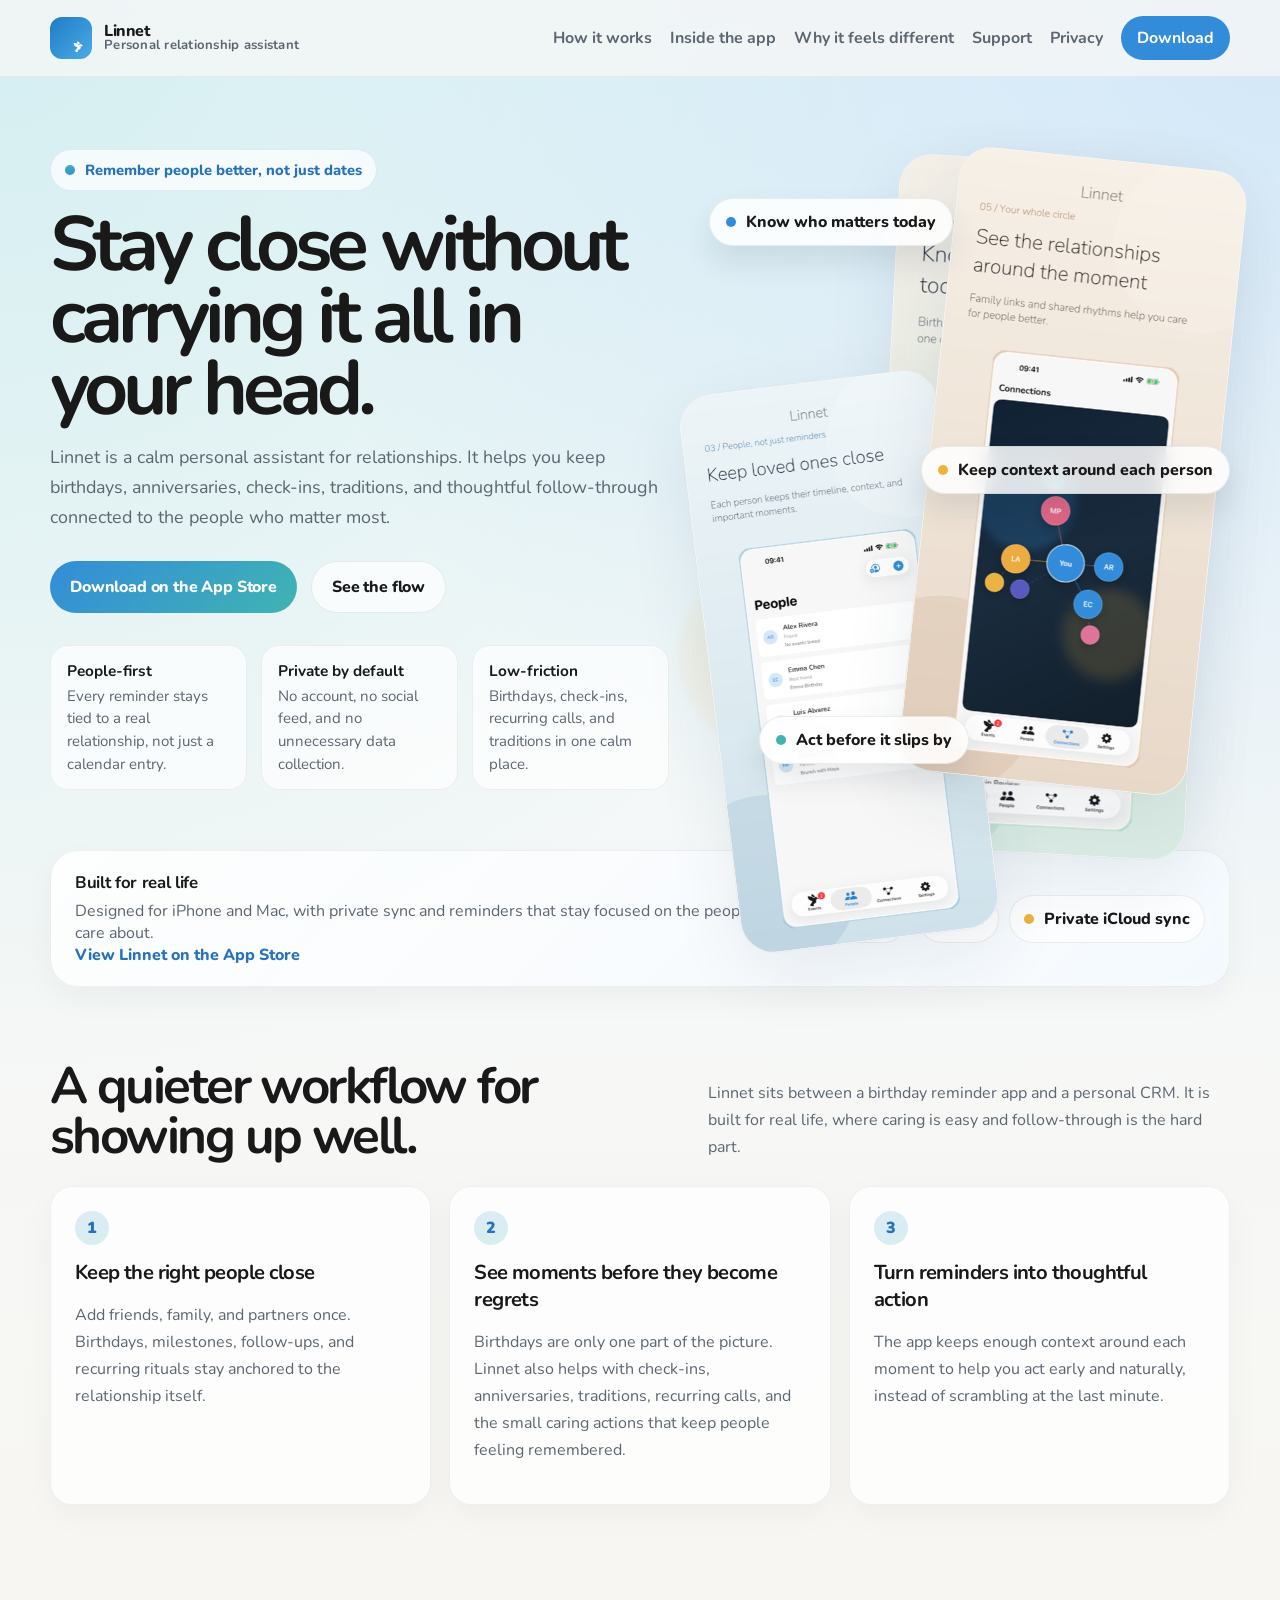
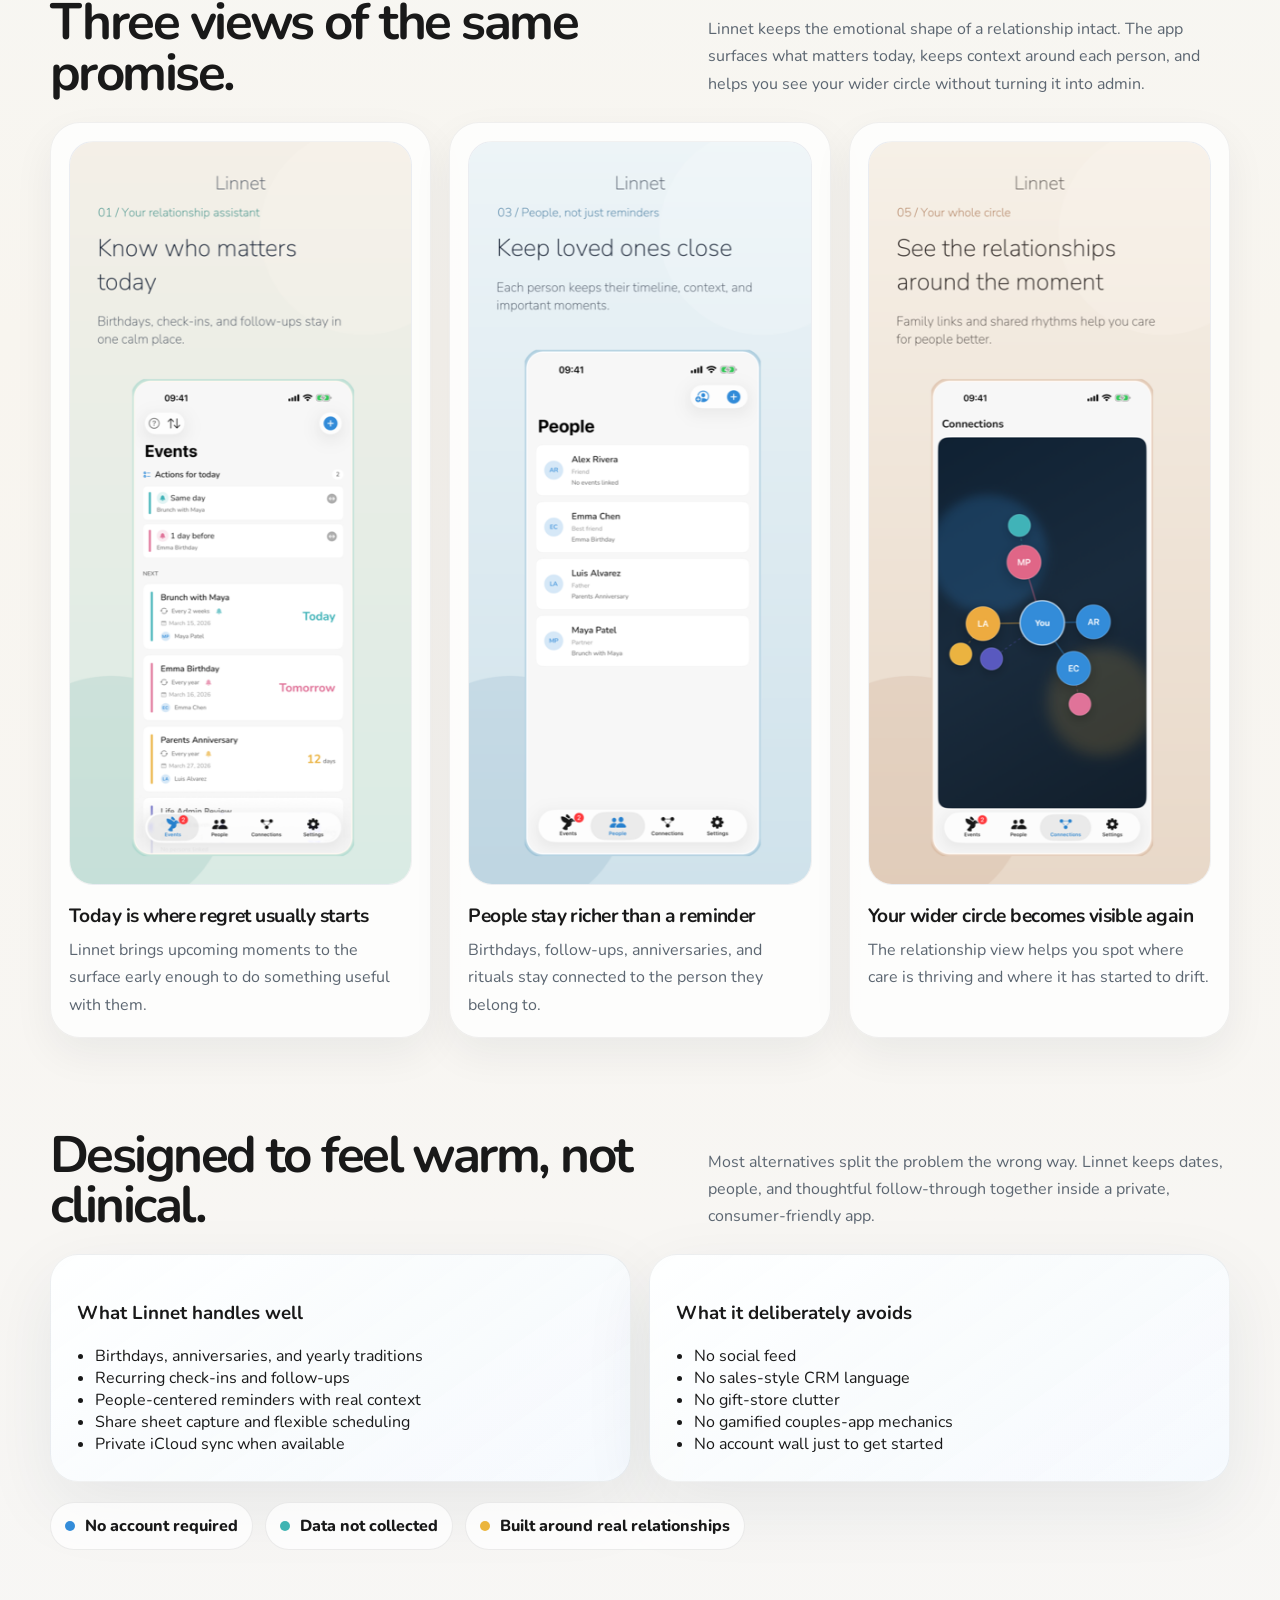
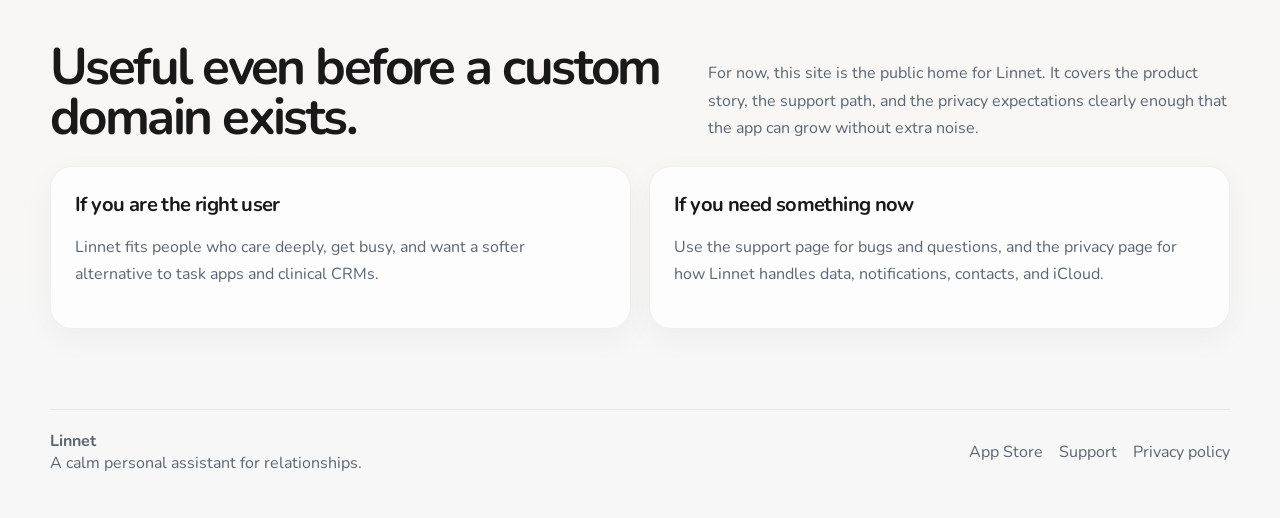
<file: index.html>
<!DOCTYPE html>
<html lang="en">
  <head>
    <meta charset="utf-8">
    <meta name="viewport" content="width=device-width, initial-scale=1">
    <title>Linnet | A Calm Personal Assistant for Relationships</title>
    <meta
      name="description"
      content="Linnet helps you stay close to the people you love with birthdays, anniversaries, check-ins, and thoughtful follow-through."
    >
    <link rel="stylesheet" href="./styles.css">
  </head>
  <body>
    <header class="topbar">
      <div class="shell topbar-inner">
        <a class="brand" href="./">
          <img src="./assets/linnet-icon.png" alt="Linnet app icon">
          <span class="brand-mark">
            <span>Linnet</span>
            <small>Personal relationship assistant</small>
          </span>
        </a>
        <nav class="nav">
          <a href="#story">How it works</a>
          <a href="#showcase">Inside the app</a>
          <a href="#features">Why it feels different</a>
          <a href="./support/">Support</a>
          <a href="./privacy-policy/">Privacy</a>
          <a class="cta" href="https://apps.apple.com/bo/app/linnet/id6760221771" target="_blank" rel="noreferrer">Download</a>
        </nav>
      </div>
    </header>

    <main>
      <section class="hero">
        <div class="shell hero-grid">
          <div>
            <span class="eyebrow">Remember people better, not just dates</span>
            <h1>Stay close without carrying it all in your head.</h1>
            <p>
              Linnet is a calm personal assistant for relationships. It helps you keep birthdays,
              anniversaries, check-ins, traditions, and thoughtful follow-through connected to the
              people who matter most.
            </p>
            <div class="hero-actions">
              <a class="button primary" href="https://apps.apple.com/bo/app/linnet/id6760221771" target="_blank" rel="noreferrer">Download on the App Store</a>
              <a class="button secondary" href="#story">See the flow</a>
            </div>
            <div class="hero-notes">
              <div class="note">
                <strong>People-first</strong>
                <span>Every reminder stays tied to a real relationship, not just a calendar entry.</span>
              </div>
              <div class="note">
                <strong>Private by default</strong>
                <span>No account, no social feed, and no unnecessary data collection.</span>
              </div>
              <div class="note">
                <strong>Low-friction</strong>
                <span>Birthdays, check-ins, recurring calls, and traditions in one calm place.</span>
              </div>
            </div>
          </div>

          <div class="hero-visual" aria-hidden="true">
            <div class="orb one"></div>
            <div class="orb two"></div>
            <div class="device-stack">
              <div class="device-card main">
                <img src="./assets/linnet-home.png" alt="">
              </div>
              <div class="device-card secondary">
                <img src="./assets/linnet-people.png" alt="">
              </div>
              <div class="device-card tertiary">
                <img src="./assets/linnet-connections.png" alt="">
              </div>
            </div>
            <div class="device-caption top">
              <span class="dot blue"></span>
              Know who matters today
            </div>
            <div class="device-caption mid">
              <span class="dot amber"></span>
              Keep context around each person
            </div>
            <div class="device-caption bottom">
              <span class="dot teal"></span>
              Act before it slips by
            </div>
          </div>
        </div>
      </section>

      <section class="section section-tight">
        <div class="shell">
          <div class="signal-band">
            <div class="signal-copy">
              <strong>Built for real life</strong>
              <p>
                Designed for iPhone and Mac, with private sync and reminders that stay focused on
                the people you care about.
              </p>
              <p class="signal-link">
                <a href="https://apps.apple.com/bo/app/linnet/id6760221771" target="_blank" rel="noreferrer">View Linnet on the App Store</a>
              </p>
            </div>
            <div class="signal-pills">
              <span class="pill"><span class="dot blue"></span> iPhone</span>
              <span class="pill"><span class="dot teal"></span> Mac</span>
              <span class="pill"><span class="dot amber"></span> Private iCloud sync</span>
            </div>
          </div>
        </div>
      </section>

      <section class="section" id="story">
        <div class="shell">
          <div class="section-header">
            <h2>A quieter workflow for showing up well.</h2>
            <p>
              Linnet sits between a birthday reminder app and a personal CRM. It is built for real
              life, where caring is easy and follow-through is the hard part.
            </p>
          </div>
          <div class="grid-3">
            <article class="card story-card">
              <div class="story-step">1</div>
              <h3>Keep the right people close</h3>
              <p>
                Add friends, family, and partners once. Birthdays, milestones, follow-ups, and
                recurring rituals stay anchored to the relationship itself.
              </p>
            </article>
            <article class="card story-card">
              <div class="story-step">2</div>
              <h3>See moments before they become regrets</h3>
              <p>
                Birthdays are only one part of the picture. Linnet also helps with check-ins,
                anniversaries, traditions, recurring calls, and the small caring actions that keep
                people feeling remembered.
              </p>
            </article>
            <article class="card story-card">
              <div class="story-step">3</div>
              <h3>Turn reminders into thoughtful action</h3>
              <p>
                The app keeps enough context around each moment to help you act early and naturally,
                instead of scrambling at the last minute.
              </p>
            </article>
          </div>
        </div>
      </section>

      <section class="section" id="showcase">
        <div class="shell">
          <div class="section-header">
            <h2>Three views of the same promise.</h2>
            <p>
              Linnet keeps the emotional shape of a relationship intact. The app surfaces what
              matters today, keeps context around each person, and helps you see your wider circle
              without turning it into admin.
            </p>
          </div>
          <div class="showcase-grid">
            <article class="showcase-card">
              <div class="showcase-frame">
                <img src="./assets/linnet-home.png" alt="Linnet today view">
              </div>
              <h3>Today is where regret usually starts</h3>
              <p>
                Linnet brings upcoming moments to the surface early enough to do something useful
                with them.
              </p>
            </article>
            <article class="showcase-card">
              <div class="showcase-frame">
                <img src="./assets/linnet-people.png" alt="Linnet people view">
              </div>
              <h3>People stay richer than a reminder</h3>
              <p>
                Birthdays, follow-ups, anniversaries, and rituals stay connected to the person they
                belong to.
              </p>
            </article>
            <article class="showcase-card">
              <div class="showcase-frame">
                <img src="./assets/linnet-connections.png" alt="Linnet connections view">
              </div>
              <h3>Your wider circle becomes visible again</h3>
              <p>
                The relationship view helps you spot where care is thriving and where it has started
                to drift.
              </p>
            </article>
          </div>
        </div>
      </section>

      <section class="section" id="features">
        <div class="shell">
          <div class="section-header">
            <h2>Designed to feel warm, not clinical.</h2>
            <p>
              Most alternatives split the problem the wrong way. Linnet keeps dates, people, and
              thoughtful follow-through together inside a private, consumer-friendly app.
            </p>
          </div>

          <div class="grid-2">
            <div class="feature-band">
              <h3>What Linnet handles well</h3>
              <ul>
                <li>Birthdays, anniversaries, and yearly traditions</li>
                <li>Recurring check-ins and follow-ups</li>
                <li>People-centered reminders with real context</li>
                <li>Share sheet capture and flexible scheduling</li>
                <li>Private iCloud sync when available</li>
              </ul>
            </div>
            <div class="feature-band">
              <h3>What it deliberately avoids</h3>
              <ul>
                <li>No social feed</li>
                <li>No sales-style CRM language</li>
                <li>No gift-store clutter</li>
                <li>No gamified couples-app mechanics</li>
                <li>No account wall just to get started</li>
              </ul>
            </div>
          </div>

          <div class="privacy-strip">
            <span class="pill"><span class="dot blue"></span> No account required</span>
            <span class="pill"><span class="dot teal"></span> Data not collected</span>
            <span class="pill"><span class="dot amber"></span> Built around real relationships</span>
          </div>
        </div>
      </section>

      <section class="section" id="care">
        <div class="shell">
          <div class="section-header">
            <h2>Useful even before a custom domain exists.</h2>
            <p>
              For now, this site is the public home for Linnet. It covers the product story, the
              support path, and the privacy expectations clearly enough that the app can grow without
              extra noise.
            </p>
          </div>
          <div class="grid-2">
            <article class="card">
              <h3>If you are the right user</h3>
              <p>
                Linnet fits people who care deeply, get busy, and want a softer alternative to task
                apps and clinical CRMs.
              </p>
            </article>
            <article class="card">
              <h3>If you need something now</h3>
              <p>
                Use the support page for bugs and questions, and the privacy page for how Linnet
                handles data, notifications, contacts, and iCloud.
              </p>
            </article>
          </div>
        </div>
      </section>
    </main>

    <footer class="footer">
      <div class="shell footer-inner">
        <div>
          <strong>Linnet</strong>
          <div>A calm personal assistant for relationships.</div>
        </div>
        <div class="footer-links">
          <a href="https://apps.apple.com/bo/app/linnet/id6760221771" target="_blank" rel="noreferrer">App Store</a>
          <a href="./support/">Support</a>
          <a href="./privacy-policy/">Privacy policy</a>
        </div>
      </div>
    </footer>
  </body>
</html>
</file>
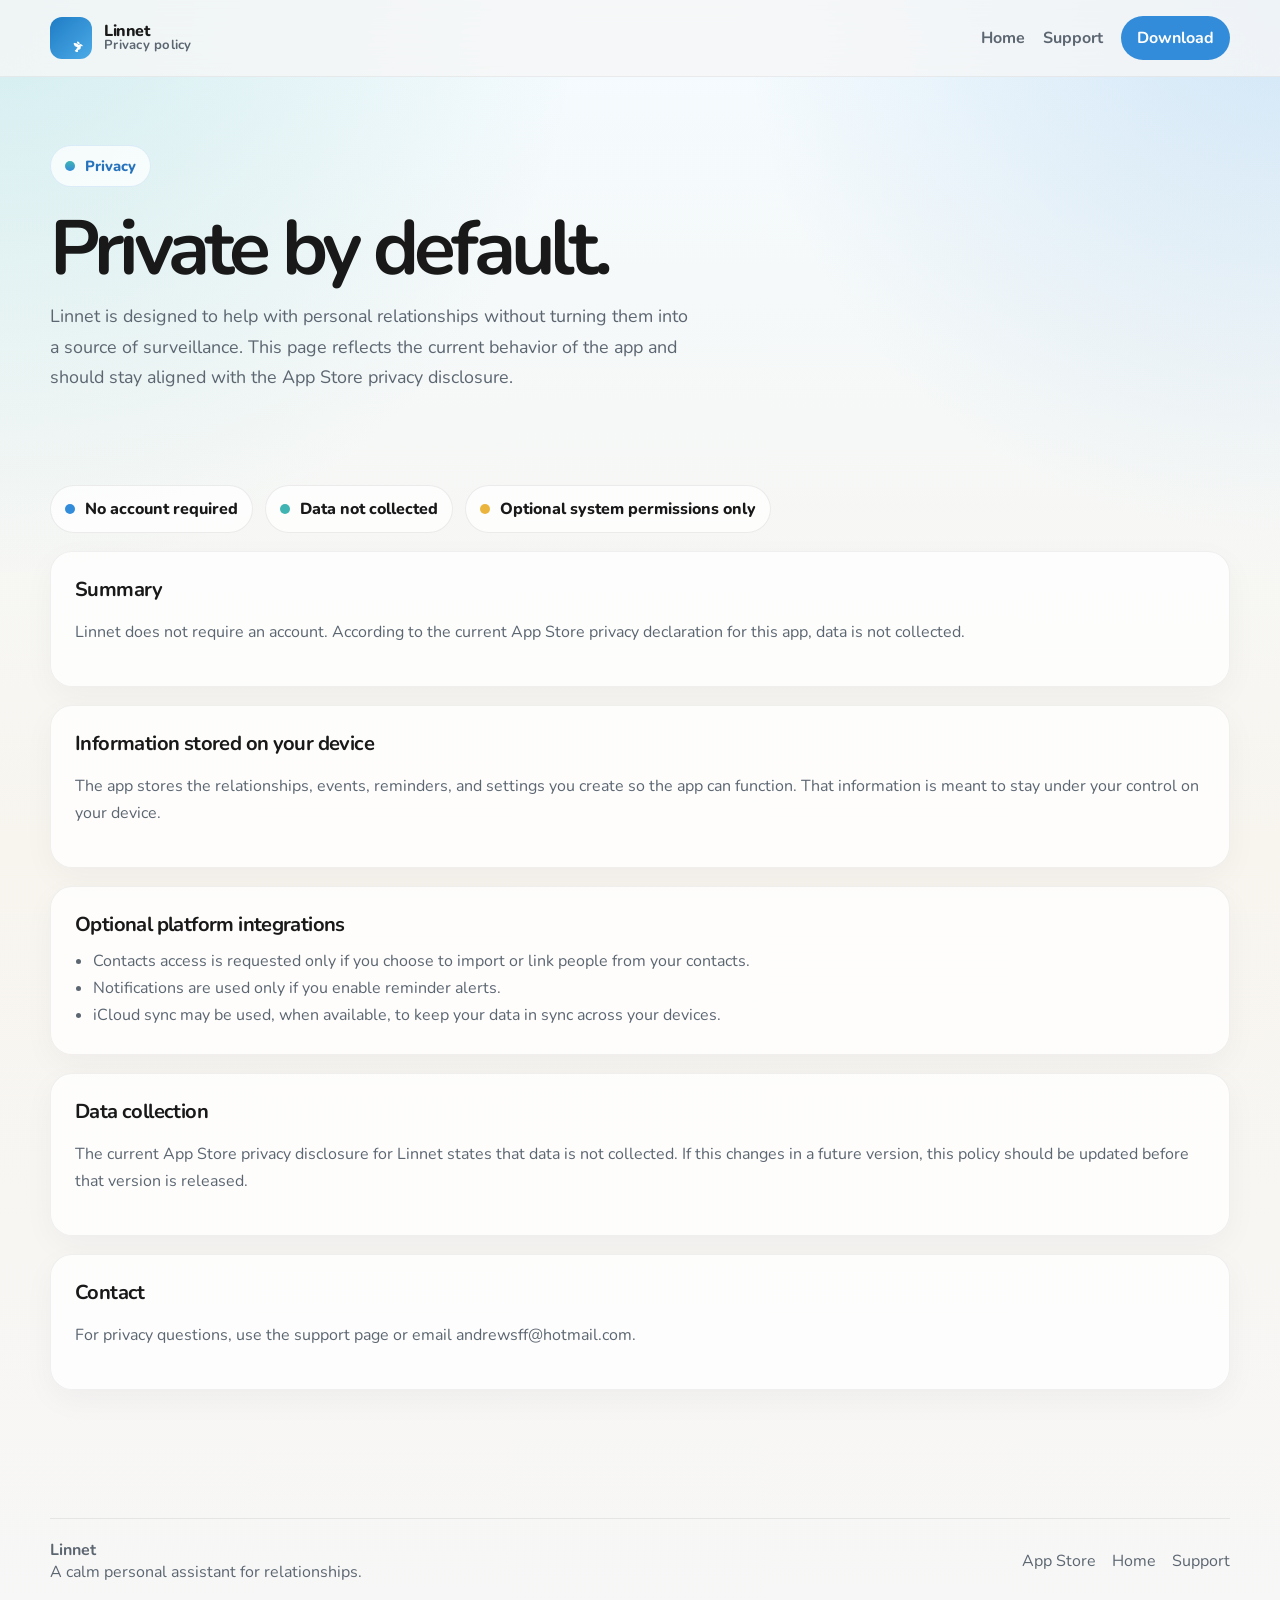
<file: privacy-policy/index.html>
<!DOCTYPE html>
<html lang="en">
  <head>
    <meta charset="utf-8">
    <meta name="viewport" content="width=device-width, initial-scale=1">
    <title>Linnet Privacy Policy</title>
    <meta name="description" content="Privacy policy for Linnet.">
    <link rel="stylesheet" href="../styles.css">
  </head>
  <body>
    <header class="topbar">
      <div class="shell topbar-inner">
        <a class="brand" href="../">
          <img src="../assets/linnet-icon.png" alt="Linnet app icon">
          <span class="brand-mark">
            <span>Linnet</span>
            <small>Privacy policy</small>
          </span>
        </a>
        <nav class="nav">
          <a href="../">Home</a>
          <a href="../support/">Support</a>
          <a class="cta" href="https://apps.apple.com/bo/app/linnet/id6760221771" target="_blank" rel="noreferrer">Download</a>
        </nav>
      </div>
    </header>

    <main class="page-hero">
      <div class="shell">
        <span class="eyebrow">Privacy</span>
        <h1>Private by default.</h1>
        <p>
          Linnet is designed to help with personal relationships without turning them into a source
          of surveillance. This page reflects the current behavior of the app and should stay aligned
          with the App Store privacy disclosure.
        </p>
      </div>
    </main>

    <section class="section">
      <div class="shell content">
        <div class="privacy-strip">
          <span class="pill"><span class="dot blue"></span> No account required</span>
          <span class="pill"><span class="dot teal"></span> Data not collected</span>
          <span class="pill"><span class="dot amber"></span> Optional system permissions only</span>
        </div>

        <article class="card">
          <h3>Summary</h3>
          <p>
            Linnet does not require an account. According to the current App Store privacy
            declaration for this app, data is not collected.
          </p>
        </article>

        <article class="card">
          <h3>Information stored on your device</h3>
          <p>
            The app stores the relationships, events, reminders, and settings you create so the app
            can function. That information is meant to stay under your control on your device.
          </p>
        </article>

        <article class="card">
          <h3>Optional platform integrations</h3>
          <ul>
            <li>Contacts access is requested only if you choose to import or link people from your contacts.</li>
            <li>Notifications are used only if you enable reminder alerts.</li>
            <li>iCloud sync may be used, when available, to keep your data in sync across your devices.</li>
          </ul>
        </article>

        <article class="card">
          <h3>Data collection</h3>
          <p>
            The current App Store privacy disclosure for Linnet states that data is not collected.
            If this changes in a future version, this policy should be updated before that version is
            released.
          </p>
        </article>

        <article class="card">
          <h3>Contact</h3>
          <p>
            For privacy questions, use the support page or email
            <a href="mailto:andrewsff@hotmail.com">andrewsff@hotmail.com</a>.
          </p>
        </article>
      </div>
    </section>

    <footer class="footer">
      <div class="shell footer-inner">
        <div>
          <strong>Linnet</strong>
          <div>A calm personal assistant for relationships.</div>
        </div>
        <div class="footer-links">
          <a href="https://apps.apple.com/bo/app/linnet/id6760221771" target="_blank" rel="noreferrer">App Store</a>
          <a href="../">Home</a>
          <a href="../support/">Support</a>
        </div>
      </div>
    </footer>
  </body>
</html>
</file>
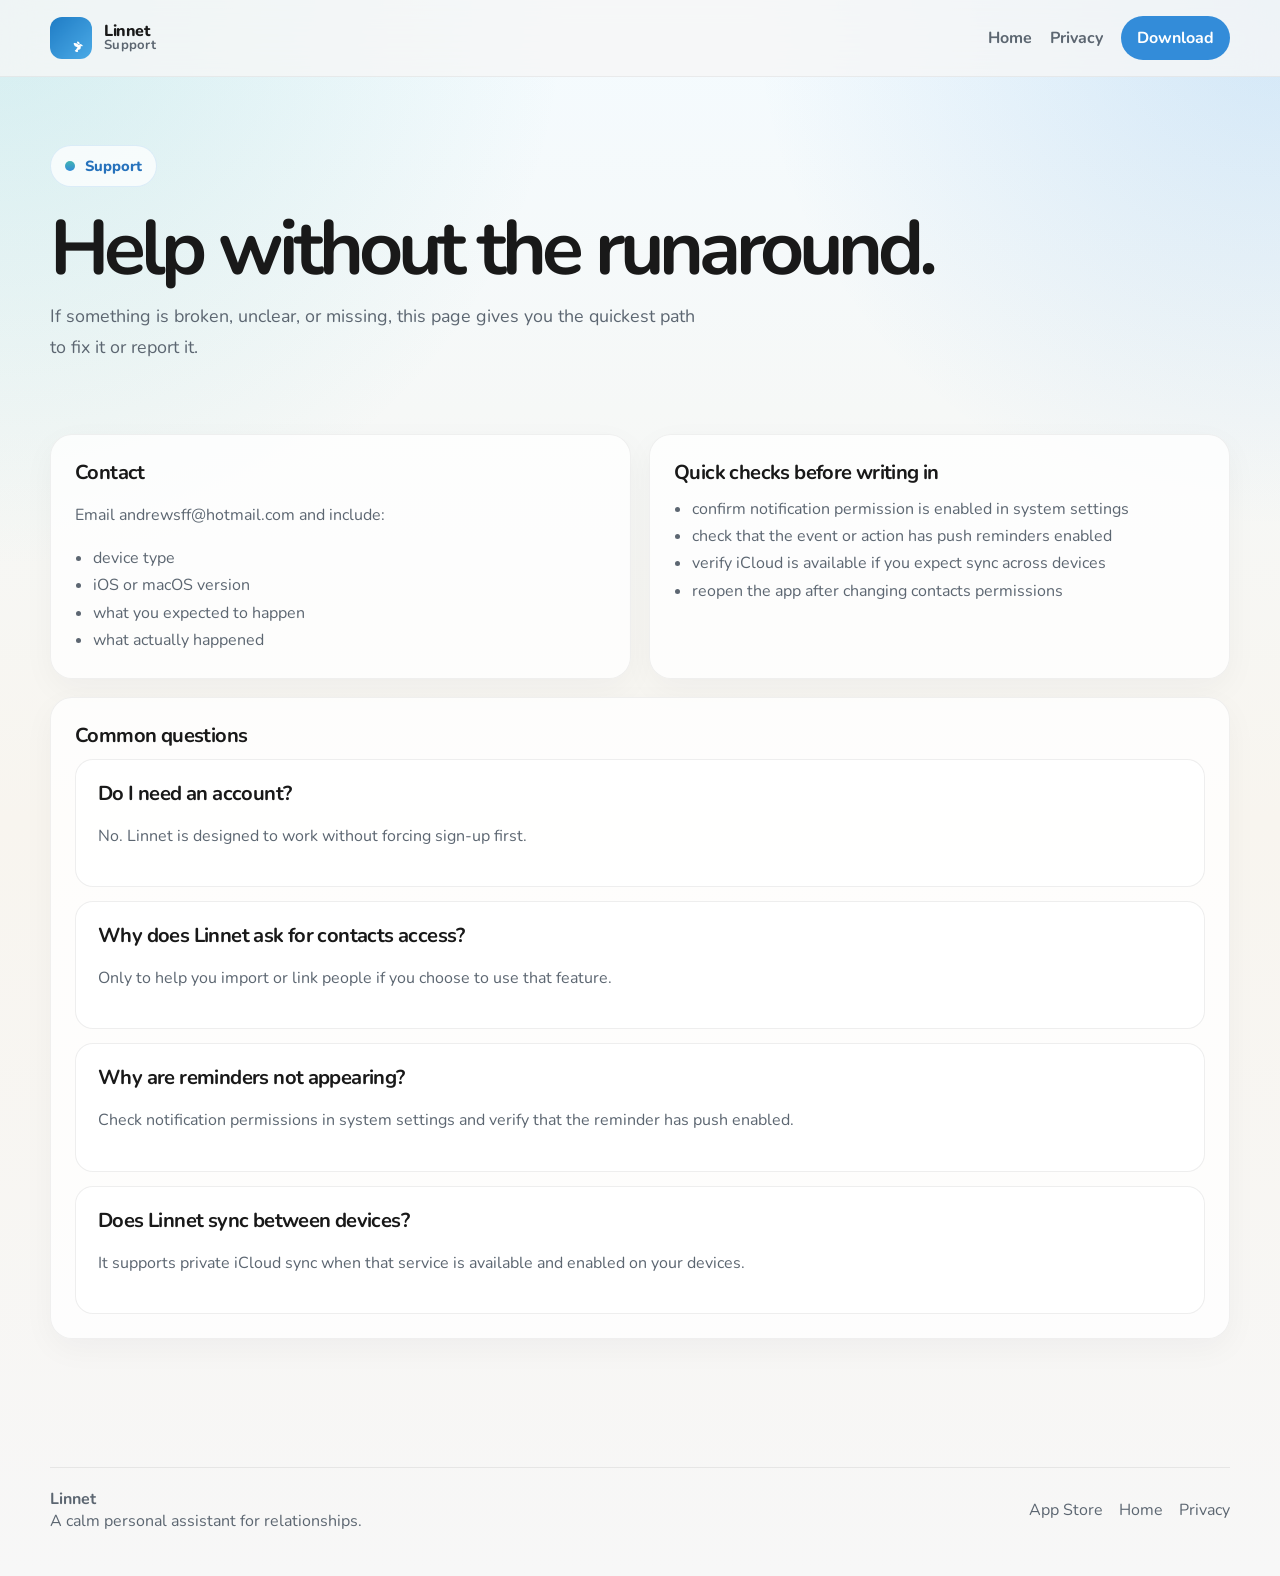
<file: support/index.html>
<!DOCTYPE html>
<html lang="en">
  <head>
    <meta charset="utf-8">
    <meta name="viewport" content="width=device-width, initial-scale=1">
    <title>Linnet Support</title>
    <meta name="description" content="Support page for Linnet.">
    <link rel="stylesheet" href="../styles.css">
  </head>
  <body>
    <header class="topbar">
      <div class="shell topbar-inner">
        <a class="brand" href="../">
          <img src="../assets/linnet-icon.png" alt="Linnet app icon">
          <span class="brand-mark">
            <span>Linnet</span>
            <small>Support</small>
          </span>
        </a>
        <nav class="nav">
          <a href="../">Home</a>
          <a href="../privacy-policy/">Privacy</a>
          <a class="cta" href="https://apps.apple.com/bo/app/linnet/id6760221771" target="_blank" rel="noreferrer">Download</a>
        </nav>
      </div>
    </header>

    <main class="page-hero">
      <div class="shell">
        <span class="eyebrow">Support</span>
        <h1>Help without the runaround.</h1>
        <p>
          If something is broken, unclear, or missing, this page gives you the quickest path to fix
          it or report it.
        </p>
      </div>
    </main>

    <section class="section">
      <div class="shell content">
        <div class="grid-2">
          <article class="card">
            <h3>Contact</h3>
            <p>
              Email <a href="mailto:andrewsff@hotmail.com">andrewsff@hotmail.com</a> and include:
            </p>
            <ul>
              <li>device type</li>
              <li>iOS or macOS version</li>
              <li>what you expected to happen</li>
              <li>what actually happened</li>
            </ul>
          </article>

          <article class="card">
            <h3>Quick checks before writing in</h3>
            <ul>
              <li>confirm notification permission is enabled in system settings</li>
              <li>check that the event or action has push reminders enabled</li>
              <li>verify iCloud is available if you expect sync across devices</li>
              <li>reopen the app after changing contacts permissions</li>
            </ul>
          </article>
        </div>

        <article class="card">
          <h3>Common questions</h3>
          <div class="faq">
            <div class="faq-item">
              <h3>Do I need an account?</h3>
              <p>No. Linnet is designed to work without forcing sign-up first.</p>
            </div>
            <div class="faq-item">
              <h3>Why does Linnet ask for contacts access?</h3>
              <p>Only to help you import or link people if you choose to use that feature.</p>
            </div>
            <div class="faq-item">
              <h3>Why are reminders not appearing?</h3>
              <p>Check notification permissions in system settings and verify that the reminder has push enabled.</p>
            </div>
            <div class="faq-item">
              <h3>Does Linnet sync between devices?</h3>
              <p>It supports private iCloud sync when that service is available and enabled on your devices.</p>
            </div>
          </div>
        </article>
      </div>
    </section>

    <footer class="footer">
      <div class="shell footer-inner">
        <div>
          <strong>Linnet</strong>
          <div>A calm personal assistant for relationships.</div>
        </div>
        <div class="footer-links">
          <a href="https://apps.apple.com/bo/app/linnet/id6760221771" target="_blank" rel="noreferrer">App Store</a>
          <a href="../">Home</a>
          <a href="../privacy-policy/">Privacy</a>
        </div>
      </div>
    </footer>
  </body>
</html>
</file>
<file: styles.css>
@font-face {
  font-family: "NunitoVar";
  src: url("./assets/Nunito-Variable.ttf") format("truetype");
  font-weight: 200 900;
  font-style: normal;
  font-display: swap;
}

@font-face {
  font-family: "NunitoVar";
  src: url("./assets/Nunito-Italic-Variable.ttf") format("truetype");
  font-weight: 200 900;
  font-style: italic;
  font-display: swap;
}

:root {
  --bg: #f7f7f7;
  --surface: rgba(255, 255, 255, 0.78);
  --surface-strong: #ffffff;
  --card: #ffffff;
  --text: #191919;
  --muted: #5c6671;
  --line: rgba(25, 25, 25, 0.08);
  --accent: #338cd9;
  --accent-strong: #2672bc;
  --teal: #40b4b2;
  --amber: #ebb53d;
  --coral: #e66f5e;
  --sage: #70b383;
  --radius-xl: 28px;
  --radius-lg: 22px;
  --radius-md: 16px;
  --shadow-soft: 0 24px 70px rgba(28, 53, 72, 0.08);
  --max-width: 1180px;
}

* {
  box-sizing: border-box;
}

html {
  scroll-behavior: smooth;
}

body {
  margin: 0;
  font-family: "NunitoVar", sans-serif;
  color: var(--text);
  background:
    radial-gradient(circle at top left, rgba(64, 180, 178, 0.18), transparent 28%),
    radial-gradient(circle at top right, rgba(51, 140, 217, 0.18), transparent 26%),
    linear-gradient(180deg, #f4fbff 0%, #f8f5ef 52%, #f7f7f7 100%);
}

a {
  color: inherit;
  text-decoration: none;
}

img {
  display: block;
  max-width: 100%;
}

.shell {
  width: min(var(--max-width), calc(100% - 40px));
  margin: 0 auto;
}

.topbar {
  position: sticky;
  top: 0;
  z-index: 20;
  backdrop-filter: blur(18px);
  background: rgba(247, 247, 247, 0.78);
  border-bottom: 1px solid rgba(25, 25, 25, 0.06);
}

.topbar-inner {
  display: flex;
  align-items: center;
  justify-content: space-between;
  gap: 20px;
  padding: 16px 0;
}

.brand {
  display: inline-flex;
  align-items: center;
  gap: 12px;
  font-weight: 800;
  letter-spacing: -0.03em;
}

.brand img {
  width: 42px;
  height: 42px;
  border-radius: 12px;
}

.brand-mark {
  display: flex;
  flex-direction: column;
  line-height: 1;
}

.brand-mark small {
  color: var(--muted);
  font-size: 0.82rem;
  font-weight: 700;
  letter-spacing: 0.02em;
}

.nav {
  display: flex;
  align-items: center;
  gap: 18px;
  color: var(--muted);
  font-weight: 700;
}

.nav .cta {
  padding: 11px 16px;
  border-radius: 999px;
  background: var(--accent);
  color: #fff;
}

.hero {
  padding: 72px 0 54px;
}

.hero-grid {
  display: grid;
  grid-template-columns: minmax(0, 1.08fr) minmax(320px, 0.92fr);
  gap: 34px;
  align-items: center;
}

.eyebrow {
  display: inline-flex;
  align-items: center;
  gap: 10px;
  padding: 10px 14px;
  border-radius: 999px;
  background: rgba(255, 255, 255, 0.72);
  border: 1px solid rgba(51, 140, 217, 0.14);
  color: var(--accent-strong);
  font-size: 0.92rem;
  font-weight: 800;
}

.eyebrow::before {
  content: "";
  width: 10px;
  height: 10px;
  border-radius: 999px;
  background: linear-gradient(180deg, var(--teal), var(--accent));
}

.hero h1,
.page-hero h1 {
  margin: 18px 0 16px;
  font-size: clamp(3rem, 6vw, 6.2rem);
  line-height: 0.94;
  letter-spacing: -0.065em;
}

.hero p,
.page-hero p {
  margin: 0;
  max-width: 650px;
  color: var(--muted);
  font-size: 1.12rem;
  line-height: 1.7;
}

.hero-actions {
  display: flex;
  flex-wrap: wrap;
  gap: 14px;
  margin-top: 28px;
}

.button {
  display: inline-flex;
  align-items: center;
  justify-content: center;
  gap: 10px;
  min-height: 52px;
  padding: 0 20px;
  border-radius: 999px;
  font-weight: 800;
  letter-spacing: -0.01em;
}

.button.primary {
  background: linear-gradient(135deg, var(--accent), var(--teal));
  color: #fff;
}

.button.secondary {
  border: 1px solid rgba(25, 25, 25, 0.08);
  background: rgba(255, 255, 255, 0.7);
}

.hero-notes {
  display: grid;
  grid-template-columns: repeat(3, minmax(0, 1fr));
  gap: 14px;
  margin-top: 32px;
}

.note {
  padding: 14px 16px;
  border-radius: 18px;
  background: rgba(255, 255, 255, 0.68);
  border: 1px solid rgba(25, 25, 25, 0.06);
}

.note strong {
  display: block;
  margin-bottom: 4px;
  font-size: 0.96rem;
}

.note span {
  color: var(--muted);
  font-size: 0.94rem;
  line-height: 1.5;
}

.hero-visual {
  position: relative;
  min-height: 640px;
}

.orb {
  position: absolute;
  border-radius: 999px;
  filter: blur(4px);
  opacity: 0.75;
}

.orb.one {
  top: 32px;
  right: 28px;
  width: 170px;
  height: 170px;
  background: radial-gradient(circle, rgba(64, 180, 178, 0.34), rgba(64, 180, 178, 0));
}

.orb.two {
  bottom: 40px;
  left: -24px;
  width: 190px;
  height: 190px;
  background: radial-gradient(circle, rgba(235, 181, 61, 0.28), rgba(235, 181, 61, 0));
}

.device-stack {
  position: absolute;
  inset: 0;
}

.device-card {
  position: absolute;
  width: min(70vw, 320px);
  border-radius: 34px;
  overflow: hidden;
  background: #fff;
  border: 1px solid rgba(25, 25, 25, 0.08);
  box-shadow: var(--shadow-soft);
}

.device-card.main {
  top: 10px;
  right: 28px;
  transform: rotate(3deg);
}

.device-card.secondary {
  top: 230px;
  left: 6px;
  width: min(60vw, 260px);
  transform: rotate(-7deg);
}

.device-card.tertiary {
  bottom: 4px;
  right: 12px;
  width: min(64vw, 290px);
  transform: rotate(6deg);
}

.device-caption {
  position: absolute;
  display: flex;
  align-items: center;
  gap: 10px;
  padding: 12px 16px;
  border-radius: 999px;
  background: rgba(255, 255, 255, 0.85);
  border: 1px solid rgba(25, 25, 25, 0.08);
  backdrop-filter: blur(10px);
  font-weight: 800;
  box-shadow: 0 16px 30px rgba(21, 36, 49, 0.1);
}

.device-caption.top {
  top: 48px;
  left: 6px;
}

.device-caption.mid {
  top: 296px;
  right: 0;
}

.device-caption.bottom {
  bottom: 26px;
  left: 56px;
}

.dot {
  width: 10px;
  height: 10px;
  border-radius: 999px;
}

.dot.blue { background: var(--accent); }
.dot.teal { background: var(--teal); }
.dot.amber { background: var(--amber); }

.section {
  padding: 46px 0;
}

.section-tight {
  padding-top: 6px;
  padding-bottom: 28px;
}

.section-header {
  display: grid;
  grid-template-columns: 1.1fr 0.9fr;
  gap: 20px;
  align-items: end;
  margin-bottom: 24px;
}

.section-header h2 {
  margin: 0;
  font-size: clamp(2rem, 4vw, 3.5rem);
  letter-spacing: -0.05em;
  line-height: 0.98;
}

.section-header p {
  margin: 0;
  color: var(--muted);
  line-height: 1.7;
}

.grid-3,
.grid-2 {
  display: grid;
  gap: 18px;
}

.grid-3 {
  grid-template-columns: repeat(3, minmax(0, 1fr));
}

.grid-2 {
  grid-template-columns: repeat(2, minmax(0, 1fr));
}

.card {
  padding: 24px;
  border-radius: var(--radius-lg);
  background: rgba(255, 255, 255, 0.76);
  border: 1px solid rgba(25, 25, 25, 0.06);
  box-shadow: 0 10px 32px rgba(21, 36, 49, 0.04);
}

.card h3 {
  margin: 0 0 10px;
  font-size: 1.26rem;
  letter-spacing: -0.03em;
}

.card p,
.card li,
.muted {
  color: var(--muted);
  line-height: 1.7;
}

.story-card {
  min-height: 220px;
}

.story-step {
  display: inline-flex;
  align-items: center;
  justify-content: center;
  width: 34px;
  height: 34px;
  border-radius: 999px;
  margin-bottom: 14px;
  background: linear-gradient(135deg, rgba(51, 140, 217, 0.16), rgba(64, 180, 178, 0.2));
  color: var(--accent-strong);
  font-weight: 900;
}

.feature-band {
  padding: 26px;
  border-radius: var(--radius-xl);
  background:
    linear-gradient(145deg, rgba(255, 255, 255, 0.94), rgba(246, 250, 255, 0.88)),
    linear-gradient(120deg, rgba(51, 140, 217, 0.08), rgba(64, 180, 178, 0.08));
  border: 1px solid rgba(25, 25, 25, 0.06);
  box-shadow: var(--shadow-soft);
}

.feature-band ul {
  margin: 14px 0 0;
  padding-left: 18px;
}

.privacy-strip {
  display: flex;
  flex-wrap: wrap;
  gap: 12px;
  margin-top: 20px;
}

.signal-band {
  display: grid;
  grid-template-columns: 1fr auto;
  gap: 18px;
  align-items: center;
  padding: 20px 24px;
  border: 1px solid rgba(25, 25, 25, 0.06);
  border-radius: var(--radius-xl);
  background: linear-gradient(135deg, rgba(255, 255, 255, 0.84), rgba(244, 250, 255, 0.88));
  box-shadow: 0 12px 32px rgba(21, 36, 49, 0.04);
}

.signal-copy strong {
  display: block;
  margin-bottom: 6px;
  font-size: 1.05rem;
  letter-spacing: -0.02em;
}

.signal-copy p {
  margin: 0;
  color: var(--muted);
}

.signal-link {
  margin-top: 10px;
}

.signal-link a {
  color: var(--accent-strong);
  font-weight: 800;
}

.signal-pills {
  display: flex;
  flex-wrap: wrap;
  gap: 10px;
  justify-content: flex-end;
}

.showcase-grid {
  display: grid;
  grid-template-columns: repeat(3, minmax(0, 1fr));
  gap: 18px;
}

.showcase-card {
  padding: 18px;
  border-radius: 30px;
  background: rgba(255, 255, 255, 0.74);
  border: 1px solid rgba(25, 25, 25, 0.06);
  box-shadow: 0 16px 42px rgba(21, 36, 49, 0.06);
}

.showcase-frame {
  overflow: hidden;
  border-radius: 24px;
  margin-bottom: 18px;
  background: linear-gradient(180deg, rgba(246, 249, 255, 0.92), rgba(255, 255, 255, 0.92));
  border: 1px solid rgba(25, 25, 25, 0.06);
}

.showcase-card h3 {
  margin: 0 0 8px;
  font-size: 1.2rem;
  letter-spacing: -0.03em;
}

.showcase-card p {
  margin: 0;
  color: var(--muted);
  line-height: 1.7;
}

.pill {
  display: inline-flex;
  align-items: center;
  gap: 10px;
  padding: 12px 14px;
  border-radius: 999px;
  border: 1px solid rgba(25, 25, 25, 0.08);
  background: rgba(255, 255, 255, 0.72);
  font-weight: 800;
}

.faq {
  display: grid;
  gap: 14px;
}

.faq-item {
  padding: 20px 22px;
  border-radius: 18px;
  background: rgba(255, 255, 255, 0.8);
  border: 1px solid rgba(25, 25, 25, 0.07);
}

.faq-item h3 {
  margin: 0 0 8px;
}

.footer {
  padding: 34px 0 44px;
  color: var(--muted);
}

.footer-inner {
  display: flex;
  justify-content: space-between;
  gap: 18px;
  align-items: center;
  padding-top: 20px;
  border-top: 1px solid rgba(25, 25, 25, 0.08);
}

.footer-links {
  display: flex;
  gap: 16px;
  flex-wrap: wrap;
}

.page-hero {
  padding: 68px 0 26px;
}

.page-hero .eyebrow {
  margin-bottom: 8px;
}

.content {
  display: grid;
  gap: 18px;
  padding-bottom: 48px;
}

.content .card ul {
  margin: 0;
  padding-left: 18px;
}

.mono {
  font-family: ui-monospace, SFMono-Regular, Menlo, monospace;
  font-size: 0.92rem;
}

@media (max-width: 980px) {
  .hero-grid,
  .section-header,
  .grid-3,
  .grid-2,
  .showcase-grid,
  .signal-band,
  .footer-inner {
    grid-template-columns: 1fr;
    display: grid;
  }

  .nav {
    display: none;
  }

  .hero {
    padding-top: 38px;
  }

  .hero-visual {
    min-height: 700px;
  }

  .device-card.main {
    right: 10px;
  }

  .hero-notes {
    grid-template-columns: 1fr;
  }
}

@media (max-width: 720px) {
  .shell {
    width: min(var(--max-width), calc(100% - 28px));
  }

  .hero h1,
  .page-hero h1 {
    font-size: clamp(2.5rem, 12vw, 4.2rem);
  }

  .hero p,
  .page-hero p {
    font-size: 1rem;
  }

  .topbar-inner {
    padding: 14px 0;
  }

  .device-card {
    width: min(76vw, 290px);
  }

  .device-card.secondary {
    top: 250px;
    left: 0;
    width: min(58vw, 220px);
  }

  .device-card.tertiary {
    bottom: 24px;
    width: min(62vw, 240px);
  }

  .device-caption {
    position: static;
    margin: 12px 0 0;
  }

  .device-stack {
    display: flex;
    flex-direction: column;
    gap: 18px;
    justify-content: center;
  }

  .device-card,
  .device-card.main,
  .device-card.secondary,
  .device-card.tertiary {
    position: static;
    transform: none;
    width: 100%;
  }

  .orb {
    display: none;
  }
}
</file>
